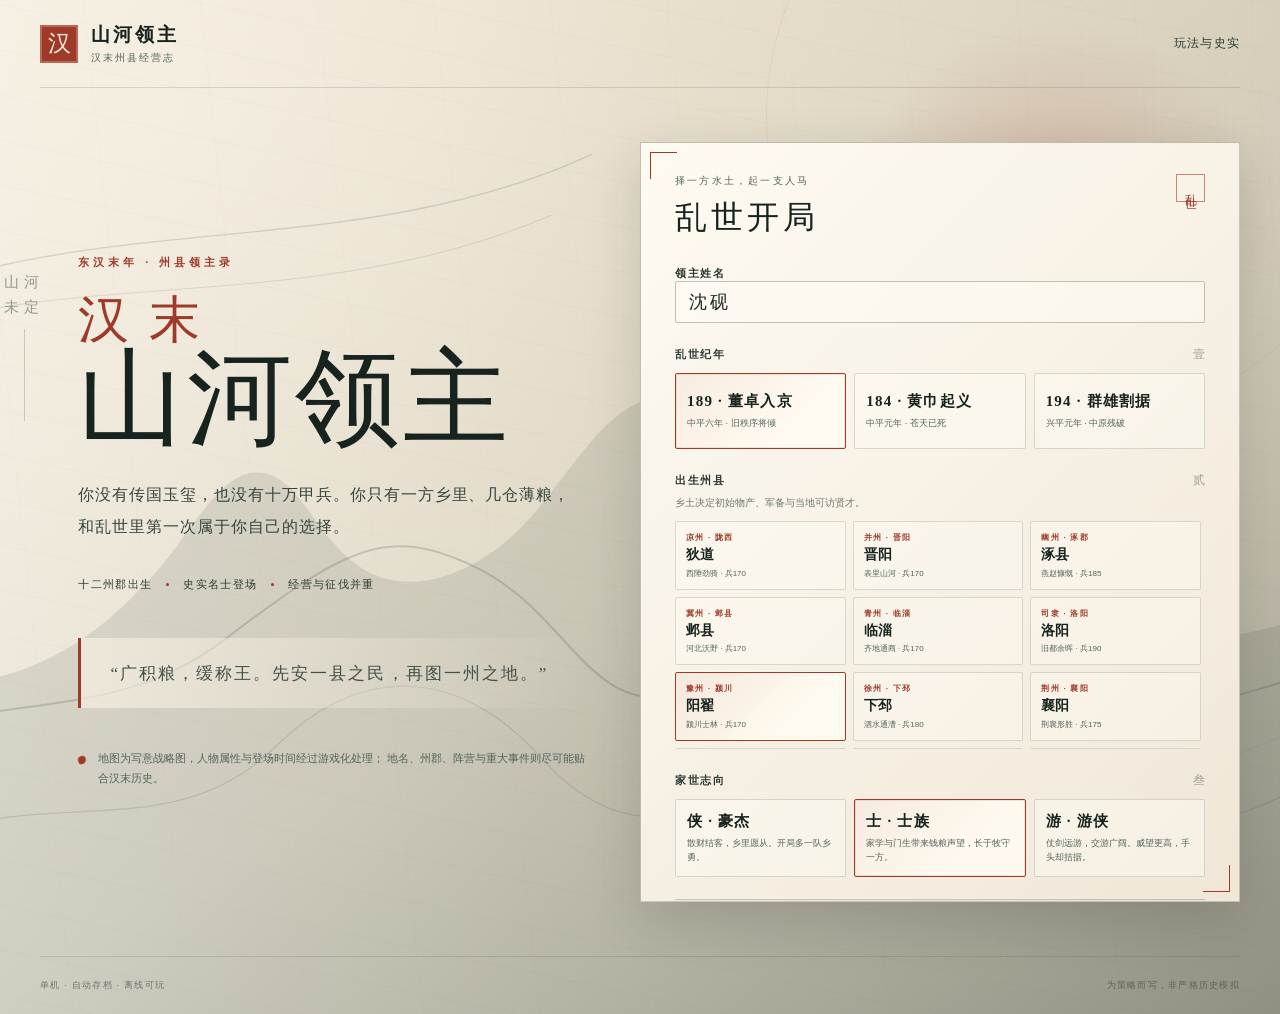
<file: index.html>
<!doctype html>
<html lang="zh-CN">
  <head>
    <meta charset="utf-8" />
    <meta name="viewport" content="width=device-width, initial-scale=1" />
    <meta
      name="description"
      content="《汉末山河领主》是一款以东汉末年州县为舞台的单机策略经营游戏。择地起兵、屯田治民、招贤练兵，逐鹿天下。"
    />
    <meta name="theme-color" content="#17221e" />
    <link
      rel="icon"
      href="data:image/svg+xml,%3Csvg xmlns='http://www.w3.org/2000/svg' viewBox='0 0 64 64'%3E%3Crect width='64' height='64' rx='8' fill='%2317221e'/%3E%3Ctext x='32' y='45' text-anchor='middle' font-size='40' fill='%23a9412e'%3E%E6%B1%89%3C/text%3E%3C/svg%3E"
    />
    <title>汉末 · 山河领主</title>
    <link rel="stylesheet" href="styles.css" />
  </head>
  <body>
    <div id="screen-reader-status" class="sr-only" aria-live="polite"></div>

    <section id="landing-view" class="landing-view">
      <div class="landing-ink" aria-hidden="true">
        <svg viewBox="0 0 1600 1000" preserveAspectRatio="xMidYMid slice">
          <defs>
            <linearGradient id="inkFade" x1="0" x2="1" y1="0" y2="1">
              <stop offset="0" stop-color="#e8dec9" stop-opacity="0" />
              <stop offset="0.55" stop-color="#2f4239" stop-opacity="0.08" />
              <stop offset="1" stop-color="#16201c" stop-opacity="0.36" />
            </linearGradient>
            <radialGradient id="sunWash" cx="50%" cy="50%" r="50%">
              <stop offset="0" stop-color="#a9412e" stop-opacity="0.22" />
              <stop offset="1" stop-color="#a9412e" stop-opacity="0" />
            </radialGradient>
          </defs>
          <circle cx="1210" cy="230" r="210" fill="url(#sunWash)" />
          <path
            d="M20 715 C148 656 204 690 312 576 C355 532 382 468 420 466 C461 463 477 526 522 558 C566 589 624 571 669 533 C724 487 759 398 818 392 C854 388 873 430 904 476 C947 539 1008 559 1060 541 C1122 520 1148 451 1195 459 C1245 468 1250 558 1300 602 C1360 655 1450 617 1585 548 L1600 1000 L0 1000 Z"
            fill="#22332c"
            opacity="0.11"
          />
          <path
            d="M-80 780 C140 662 259 730 390 631 C510 540 550 517 637 559 C731 603 753 716 846 681 C958 638 1002 511 1102 543 C1190 570 1242 714 1377 688 C1473 669 1510 619 1690 677"
            fill="none"
            stroke="#4c5d52"
            stroke-width="2"
            opacity="0.24"
          />
          <path
            d="M54 849 C191 760 330 845 440 737 C536 642 634 670 702 747 C770 823 846 825 935 755 C1026 684 1121 709 1182 770 C1261 849 1396 829 1538 720"
            fill="none"
            stroke="#7d8c7f"
            stroke-width="1.2"
            opacity="0.3"
          />
          <path d="M0 0 H1600 V1000 H0 Z" fill="url(#inkFade)" />
          <g fill="#1e2c26" opacity="0.19">
            <path d="M1110 643 l37 -78 34 79 Z" />
            <path d="M1156 643 l48 -112 45 112 Z" />
            <path d="M1223 643 l31 -65 37 65 Z" />
            <path d="M1274 643 l51 -96 43 96 Z" />
            <path d="M1054 643 l25 -44 31 44 Z" />
          </g>
          <g fill="none" stroke="#7d8b7d" opacity="0.28">
            <path d="M50 300 C270 205 520 260 753 152" stroke-width="1.4" />
            <path d="M15 343 C230 258 470 316 713 212" stroke-width="0.8" />
            <path d="M1030 866 C1185 785 1328 792 1520 682" stroke-width="1.1" />
          </g>
        </svg>
      </div>

      <header class="landing-bar">
        <div class="wordmark" aria-label="汉末山河领主">
          <span class="wordmark-seal">汉</span>
          <span>
            <strong>山河领主</strong>
            <small>汉末州县经营志</small>
          </span>
        </div>
        <div class="landing-bar-actions">
          <button id="continue-button" class="text-button" type="button" data-action="continue-save" hidden>
            续治旧档
          </button>
          <button class="text-button" type="button" data-action="open-guide">
            玩法与史实
          </button>
        </div>
      </header>

      <main class="landing-layout">
        <section class="landing-story" aria-labelledby="game-title">
          <div class="vertical-verse" aria-hidden="true">
            <span>山河</span><span>未定</span>
          </div>
          <p class="eyebrow">东汉末年 · 州县领主录</p>
          <h1 id="game-title">
            <span>汉末</span>
            <span>山河领主</span>
          </h1>
          <p class="landing-lede">
            你没有传国玉玺，也没有十万甲兵。你只有一方乡里、几仓薄粮，
            和乱世里第一次属于你自己的选择。
          </p>
          <div class="feature-line" aria-label="游戏特色">
            <span>十二州郡出生</span>
            <i></i>
            <span>史实名士登场</span>
            <i></i>
            <span>经营与征伐并重</span>
          </div>
          <blockquote>
            “广积粮，缓称王。先安一县之民，再图一州之地。”
          </blockquote>
          <div class="landing-note">
            <span class="brush-dot"></span>
            <p>
              地图为写意战略图，人物属性与登场时间经过游戏化处理；
              地名、州郡、阵营与重大事件则尽可能贴合汉末历史。
            </p>
          </div>
        </section>

        <aside class="creation-sheet" aria-labelledby="creation-title">
          <div class="sheet-topline">
            <div>
              <p class="sheet-kicker">择一方水土，起一支人马</p>
              <h2 id="creation-title">乱世开局</h2>
            </div>
            <span class="sheet-stamp">乱世</span>
          </div>

          <div class="setup-block">
            <label class="field-label" for="ruler-name">领主姓名</label>
            <input
              id="ruler-name"
              class="text-input"
              type="text"
              maxlength="12"
              value="沈砚"
              autocomplete="off"
              spellcheck="false"
            />
          </div>

          <div class="setup-block">
            <div class="setup-heading">
              <span class="field-label">乱世纪年</span>
              <span class="step-number">壹</span>
            </div>
            <div id="era-options" class="era-options" role="radiogroup" aria-label="选择乱世纪年"></div>
          </div>

          <div class="setup-block">
            <div class="setup-heading">
              <span class="field-label">出生州县</span>
              <span class="step-number">贰</span>
            </div>
            <p class="field-help">乡土决定初始物产、军备与当地可访贤才。</p>
            <div id="origin-options" class="origin-options" role="radiogroup" aria-label="选择出生州县"></div>
          </div>

          <div class="setup-block">
            <div class="setup-heading">
              <span class="field-label">家世志向</span>
              <span class="step-number">叁</span>
            </div>
            <div id="background-options" class="background-options" role="radiogroup" aria-label="选择家世志向"></div>
          </div>

          <div id="start-summary" class="start-summary" aria-live="polite"></div>

          <button id="start-button" class="primary-button primary-button-wide" type="button" data-action="start-game">
            <span>立誓起兵</span>
            <small>开启汉末治世录</small>
          </button>
        </aside>
      </main>

      <footer class="landing-footer">
        <span>单机 · 自动存档 · 离线可玩</span>
        <span>为策略而写，非严格历史模拟</span>
      </footer>
    </section>

    <section id="game-view" class="game-view" hidden>
      <header class="game-topbar">
        <div class="topbar-identity">
          <span class="mini-seal">汉</span>
          <div>
            <p id="topbar-ruler" class="topbar-ruler">沈砚</p>
            <p id="topbar-rank" class="topbar-rank">乡帅 · 阳翟</p>
          </div>
        </div>

        <div class="topbar-date">
          <span id="topbar-year">公元189年</span>
          <strong id="topbar-season">春</strong>
          <span id="topbar-month">三月</span>
        </div>

        <div id="resource-strip" class="resource-strip" aria-label="领地资源">
          <div class="resource-item" title="粮食">
            <span class="resource-icon">粮</span>
            <span id="resource-grain">0</span>
          </div>
          <div class="resource-item" title="钱币">
            <span class="resource-icon coin">钱</span>
            <span id="resource-coin">0</span>
          </div>
          <div class="resource-item" title="木材">
            <span class="resource-icon wood">木</span>
            <span id="resource-wood">0</span>
          </div>
          <div class="resource-item" title="铁料">
            <span class="resource-icon iron">铁</span>
            <span id="resource-iron">0</span>
          </div>
          <div class="resource-item" title="威望">
            <span class="resource-icon reputation">望</span>
            <span id="resource-reputation">0</span>
          </div>
        </div>

        <div class="topbar-actions">
          <div class="action-points" title="本月可执行的政令次数">
            <span>政令</span>
            <strong id="action-points-value">3</strong>
            <small>/</small>
            <span id="action-points-max">3</span>
          </div>
          <button class="icon-text-button" type="button" data-action="open-briefing">
            军报
          </button>
          <button class="icon-text-button" type="button" data-action="save-game">
            存档
          </button>
          <button class="icon-text-button" type="button" data-action="open-guide" aria-label="玩法说明">
            说明
          </button>
        </div>
      </header>

      <div class="game-frame">
        <nav class="game-nav" aria-label="主菜单">
          <button class="nav-button active" type="button" data-action="nav-view" data-view="city" aria-current="page">
            <span class="nav-glyph">邑</span>
            <span>城郭</span>
          </button>
          <button class="nav-button" type="button" data-action="nav-view" data-view="world">
            <span class="nav-glyph">图</span>
            <span>天下</span>
          </button>
          <button class="nav-button" type="button" data-action="nav-view" data-view="people">
            <span class="nav-glyph">士</span>
            <span>人物</span>
          </button>
          <button class="nav-button" type="button" data-action="nav-view" data-view="court">
            <span class="nav-glyph">策</span>
            <span>朝政</span>
          </button>
          <button class="nav-button" type="button" data-action="nav-view" data-view="chronicle">
            <span class="nav-glyph">志</span>
            <span>史册</span>
          </button>
          <div class="nav-spacer"></div>
          <button class="nav-button nav-reset" type="button" data-action="open-settings">
            <span class="nav-glyph">设</span>
            <span>设置</span>
          </button>
        </nav>

        <main id="view-host" class="game-main" tabindex="-1"></main>
        <aside id="right-rail" class="right-rail" aria-label="本月奏报"></aside>
      </div>

      <div id="mobile-turnbar" class="mobile-turnbar">
        <button class="mobile-report-button" type="button" data-action="open-briefing">
          本月军报
        </button>
        <button class="mobile-report-button" type="button" data-action="open-settings">
          设置
        </button>
        <button class="mobile-next-turn" type="button" data-action="next-turn">
          结束本月
        </button>
      </div>
    </section>

    <dialog id="game-dialog" class="game-dialog">
      <div class="dialog-frame">
        <button class="dialog-close" type="button" aria-label="关闭对话框">×</button>
        <header class="dialog-heading">
          <p id="dialog-kicker" class="dialog-kicker"></p>
          <h2 id="dialog-title"></h2>
          <p id="dialog-subtitle" class="dialog-subtitle"></p>
        </header>
        <div id="dialog-content" class="dialog-content"></div>
        <footer id="dialog-actions" class="dialog-actions"></footer>
      </div>
    </dialog>

    <div id="toast-region" class="toast-region" aria-live="polite"></div>

    <script src="data.js"></script>
    <script src="game.js"></script>
  </body>
</html>
</file>
<file: styles.css>
:root {
  --ink: #17231f;
  --ink-soft: #2b3a33;
  --ink-faint: #53645b;
  --paper: #e9e0cd;
  --paper-light: #f5efe2;
  --paper-deep: #d8ccb5;
  --paper-shadow: #c9bca5;
  --cinnabar: #9f3928;
  --cinnabar-dark: #73291f;
  --cinnabar-wash: rgba(159, 57, 40, 0.1);
  --jade: #3d6856;
  --jade-dark: #294d3f;
  --jade-wash: rgba(61, 104, 86, 0.11);
  --gold: #a88950;
  --gold-soft: #cfb984;
  --line: rgba(40, 55, 48, 0.2);
  --line-strong: rgba(31, 45, 38, 0.42);
  --danger: #9b3126;
  --success: #3d6b52;
  --warning: #9b692b;
  --shadow: 0 18px 50px rgba(25, 30, 26, 0.16);
  --serif: "Noto Serif SC", "Songti SC", "STSong", "SimSun", serif;
  --display: "STKaiti", "KaiTi", "Kaiti SC", "Noto Serif SC", serif;
  --sans: "Microsoft YaHei", "PingFang SC", "Noto Sans CJK SC", sans-serif;
}

* {
  box-sizing: border-box;
}

html {
  min-width: 320px;
  background: var(--paper);
}

body {
  min-width: 320px;
  min-height: 100vh;
  margin: 0;
  color: var(--ink);
  background:
    radial-gradient(circle at 18% 10%, rgba(255, 252, 243, 0.72), transparent 32%),
    linear-gradient(135deg, rgba(83, 74, 56, 0.04) 25%, transparent 25%) 0 0 / 9px 9px,
    var(--paper);
  font-family: var(--serif);
  -webkit-font-smoothing: antialiased;
}

button,
input,
select {
  font: inherit;
}

button {
  color: inherit;
}

button:focus-visible,
input:focus-visible,
select:focus-visible,
[tabindex]:focus-visible {
  outline: 3px solid rgba(159, 57, 40, 0.42);
  outline-offset: 3px;
}

button:disabled {
  cursor: not-allowed;
  opacity: 0.48;
}

[hidden] {
  display: none !important;
}

.sr-only {
  position: absolute !important;
  width: 1px !important;
  height: 1px !important;
  padding: 0 !important;
  margin: -1px !important;
  overflow: hidden !important;
  clip: rect(0, 0, 0, 0) !important;
  white-space: nowrap !important;
  border: 0 !important;
}

.landing-view {
  position: relative;
  display: flex;
  min-height: 100vh;
  flex-direction: column;
  overflow: hidden;
  background:
    linear-gradient(90deg, rgba(247, 241, 229, 0.92) 0%, rgba(238, 229, 211, 0.76) 48%, rgba(220, 210, 191, 0.62) 100%);
}

.landing-view::before {
  position: absolute;
  inset: 0;
  z-index: 0;
  background-image:
    repeating-linear-gradient(
      12deg,
      transparent 0 18px,
      rgba(40, 51, 44, 0.022) 19px,
      transparent 20px 44px
    ),
    repeating-linear-gradient(
      84deg,
      transparent 0 72px,
      rgba(120, 101, 75, 0.025) 73px,
      transparent 74px 116px
    );
  content: "";
  pointer-events: none;
}

.landing-view::after {
  position: absolute;
  top: -15vw;
  right: -8vw;
  width: 48vw;
  height: 48vw;
  border: 1px solid rgba(159, 57, 40, 0.08);
  border-radius: 50%;
  content: "";
  pointer-events: none;
}

.landing-ink {
  position: absolute;
  inset: 0;
  z-index: 0;
  pointer-events: none;
}

.landing-ink svg {
  width: 100%;
  height: 100%;
}

.landing-bar,
.landing-layout,
.landing-footer {
  position: relative;
  z-index: 2;
  width: min(1520px, calc(100% - 80px));
  margin-inline: auto;
}

.landing-bar {
  display: flex;
  min-height: 88px;
  align-items: center;
  justify-content: space-between;
  border-bottom: 1px solid rgba(34, 49, 42, 0.15);
}

.wordmark {
  display: flex;
  align-items: center;
  gap: 13px;
}

.wordmark-seal,
.mini-seal {
  display: grid;
  place-items: center;
  color: #f6ead8;
  background: var(--cinnabar);
  font-family: var(--display);
  box-shadow: inset 0 0 0 2px rgba(255, 238, 215, 0.26);
}

.wordmark-seal {
  width: 38px;
  height: 38px;
  font-size: 23px;
  line-height: 1;
}

.wordmark strong,
.wordmark small {
  display: block;
}

.wordmark strong {
  font-family: var(--display);
  font-size: 19px;
  font-weight: 600;
  letter-spacing: 0.16em;
}

.wordmark small {
  margin-top: 3px;
  color: var(--ink-faint);
  font-family: var(--sans);
  font-size: 10px;
  letter-spacing: 0.2em;
}

.landing-bar-actions {
  display: flex;
  align-items: center;
  gap: 26px;
}

.text-button {
  padding: 8px 0;
  border: 0;
  border-bottom: 1px solid transparent;
  color: var(--ink-soft);
  background: transparent;
  cursor: pointer;
  font-family: var(--sans);
  font-size: 12px;
  letter-spacing: 0.1em;
}

.text-button:hover {
  border-bottom-color: var(--cinnabar);
  color: var(--cinnabar-dark);
}

.landing-layout {
  display: grid;
  flex: 1;
  grid-template-columns: minmax(0, 1fr) minmax(520px, 650px);
  gap: clamp(52px, 8vw, 130px);
  align-items: center;
  padding-block: clamp(42px, 6vh, 80px);
}

.landing-story {
  position: relative;
  max-width: 800px;
  padding-left: clamp(10px, 3vw, 46px);
  animation: rise-in 700ms ease both;
}

.vertical-verse {
  position: absolute;
  top: 18px;
  left: -36px;
  display: flex;
  flex-direction: column;
  align-items: center;
  gap: 6px;
  color: rgba(44, 57, 49, 0.46);
  font-family: var(--display);
  font-size: 15px;
  letter-spacing: 0.34em;
}

.vertical-verse::after {
  width: 1px;
  height: 92px;
  margin-top: 6px;
  background: rgba(44, 57, 49, 0.2);
  content: "";
}

.eyebrow {
  margin: 0;
  color: var(--cinnabar);
  font-family: var(--sans);
  font-size: 11px;
  font-weight: 600;
  letter-spacing: 0.36em;
  text-transform: uppercase;
}

.landing-story h1 {
  display: flex;
  margin: 26px 0 30px;
  flex-direction: column;
  font-family: var(--display);
  font-weight: 500;
  line-height: 0.95;
  letter-spacing: 0.1em;
}

.landing-story h1 span:first-child {
  color: var(--cinnabar);
  font-size: clamp(38px, 4vw, 58px);
  letter-spacing: 0.38em;
}

.landing-story h1 span:last-child {
  margin-top: 4px;
  color: var(--ink);
  font-size: clamp(68px, 8.2vw, 122px);
  letter-spacing: 0.03em;
  white-space: nowrap;
}

.landing-lede {
  max-width: 640px;
  margin: 0;
  color: #35453d;
  font-family: var(--serif);
  font-size: clamp(16px, 1.25vw, 20px);
  line-height: 2;
  letter-spacing: 0.06em;
}

.feature-line {
  display: flex;
  margin-top: 34px;
  align-items: center;
  gap: 14px;
  color: var(--ink-soft);
  font-family: var(--sans);
  font-size: 11px;
  letter-spacing: 0.12em;
}

.feature-line i {
  width: 3px;
  height: 3px;
  border-radius: 50%;
  background: var(--cinnabar);
}

.landing-story blockquote {
  max-width: 620px;
  margin: 46px 0 0;
  padding: 21px 26px 20px 29px;
  border-left: 3px solid var(--cinnabar);
  color: #445149;
  background: linear-gradient(90deg, rgba(247, 240, 226, 0.7), transparent);
  font-family: var(--display);
  font-size: 17px;
  line-height: 1.75;
  letter-spacing: 0.12em;
}

.landing-note {
  display: flex;
  max-width: 590px;
  margin-top: 41px;
  align-items: flex-start;
  gap: 12px;
  color: var(--ink-faint);
}

.landing-note p {
  margin: 0;
  font-family: var(--sans);
  font-size: 11px;
  line-height: 1.8;
}

.brush-dot {
  width: 8px;
  height: 8px;
  flex: 0 0 auto;
  margin-top: 7px;
  border-radius: 50% 44% 52% 36%;
  background: var(--cinnabar);
  transform: rotate(-18deg);
}

.creation-sheet {
  position: relative;
  max-height: min(810px, calc(100vh - 140px));
  padding: 31px 34px 32px;
  overflow: auto;
  border: 1px solid rgba(55, 64, 52, 0.28);
  background:
    linear-gradient(135deg, rgba(255, 252, 244, 0.88), rgba(239, 230, 214, 0.89)),
    var(--paper-light);
  box-shadow: var(--shadow);
  animation: rise-in 780ms 90ms ease both;
  scrollbar-color: rgba(75, 85, 72, 0.32) transparent;
  scrollbar-width: thin;
}

.creation-sheet::before,
.creation-sheet::after {
  position: absolute;
  width: 26px;
  height: 26px;
  border-color: var(--cinnabar);
  border-style: solid;
  content: "";
  pointer-events: none;
}

.creation-sheet::before {
  top: 9px;
  left: 9px;
  border-width: 1px 0 0 1px;
}

.creation-sheet::after {
  right: 9px;
  bottom: 9px;
  border-width: 0 1px 1px 0;
}

.sheet-topline {
  display: flex;
  align-items: flex-start;
  justify-content: space-between;
  gap: 20px;
}

.sheet-kicker {
  margin: 0 0 8px;
  color: var(--ink-faint);
  font-family: var(--sans);
  font-size: 10px;
  letter-spacing: 0.22em;
}

.sheet-topline h2 {
  margin: 0;
  font-family: var(--display);
  font-size: 32px;
  font-weight: 500;
  letter-spacing: 0.12em;
}

.sheet-stamp {
  display: inline-flex;
  padding: 9px 5px;
  align-items: center;
  color: var(--cinnabar);
  border: 1px solid rgba(159, 57, 40, 0.58);
  font-family: var(--display);
  font-size: 12px;
  letter-spacing: 0.32em;
  writing-mode: vertical-rl;
}

.setup-block {
  margin-top: 23px;
}

.setup-heading {
  display: flex;
  margin-bottom: 10px;
  align-items: center;
  justify-content: space-between;
}

.field-label {
  color: var(--ink-soft);
  font-family: var(--sans);
  font-size: 11px;
  font-weight: 600;
  letter-spacing: 0.14em;
}

.step-number {
  color: rgba(95, 106, 96, 0.58);
  font-family: var(--display);
  font-size: 12px;
}

.field-help {
  margin: -4px 0 10px;
  color: #6d786f;
  font-family: var(--sans);
  font-size: 10px;
  line-height: 1.6;
}

.text-input {
  width: 100%;
  height: 42px;
  padding: 0 13px;
  border: 1px solid rgba(46, 61, 53, 0.3);
  border-radius: 2px;
  color: var(--ink);
  background: rgba(255, 252, 243, 0.56);
  font-family: var(--display);
  font-size: 18px;
  letter-spacing: 0.15em;
}

.text-input:focus {
  border-color: var(--cinnabar);
  box-shadow: 0 0 0 3px rgba(159, 57, 40, 0.09);
}

.era-options,
.background-options {
  display: grid;
  grid-template-columns: repeat(3, minmax(0, 1fr));
  gap: 8px;
}

.era-option,
.background-option {
  min-height: 76px;
  padding: 12px 11px;
  border: 1px solid rgba(52, 68, 59, 0.18);
  border-radius: 2px;
  color: var(--ink);
  background: rgba(255, 252, 244, 0.43);
  text-align: left;
  cursor: pointer;
  transition:
    border-color 160ms ease,
    background 160ms ease,
    transform 160ms ease;
}

.era-option:hover,
.background-option:hover {
  border-color: rgba(159, 57, 40, 0.42);
  background: rgba(255, 252, 244, 0.76);
  transform: translateY(-1px);
}

.era-option.selected,
.background-option.selected {
  border-color: var(--cinnabar);
  background:
    linear-gradient(135deg, rgba(159, 57, 40, 0.08), transparent 70%),
    rgba(255, 251, 241, 0.9);
  box-shadow: inset 0 0 0 1px rgba(159, 57, 40, 0.12);
}

.era-option strong,
.background-option strong {
  display: block;
  margin-bottom: 6px;
  font-family: var(--display);
  font-size: 15px;
  font-weight: 600;
  letter-spacing: 0.08em;
}

.era-option span,
.background-option span {
  display: block;
  color: var(--ink-faint);
  font-family: var(--sans);
  font-size: 9px;
  line-height: 1.5;
}

.origin-options {
  display: grid;
  max-height: 228px;
  padding-right: 4px;
  overflow-y: auto;
  grid-template-columns: repeat(3, minmax(0, 1fr));
  gap: 7px;
  scrollbar-color: rgba(75, 85, 72, 0.3) transparent;
  scrollbar-width: thin;
}

.origin-option {
  min-height: 68px;
  padding: 10px 10px 9px;
  border: 1px solid rgba(52, 68, 59, 0.17);
  border-radius: 2px;
  color: var(--ink);
  background: rgba(255, 252, 244, 0.37);
  text-align: left;
  cursor: pointer;
  transition:
    border-color 160ms ease,
    background 160ms ease;
}

.origin-option:hover {
  border-color: rgba(159, 57, 40, 0.38);
  background: rgba(255, 252, 244, 0.75);
}

.origin-option.selected {
  border-color: var(--cinnabar);
  background:
    linear-gradient(135deg, rgba(159, 57, 40, 0.1), transparent 72%),
    rgba(255, 251, 241, 0.94);
}

.origin-option .origin-zhou {
  display: block;
  margin-bottom: 4px;
  color: var(--cinnabar);
  font-family: var(--sans);
  font-size: 8px;
  font-weight: 600;
  letter-spacing: 0.16em;
}

.origin-option strong {
  display: block;
  overflow: hidden;
  font-family: var(--display);
  font-size: 14px;
  font-weight: 600;
  line-height: 1.2;
  text-overflow: ellipsis;
  white-space: nowrap;
}

.origin-option small {
  display: block;
  margin-top: 5px;
  overflow: hidden;
  color: var(--ink-faint);
  font-family: var(--sans);
  font-size: 8px;
  line-height: 1.35;
  text-overflow: ellipsis;
  white-space: nowrap;
}

.start-summary {
  display: grid;
  margin-top: 22px;
  padding: 13px 14px;
  grid-template-columns: 1fr auto;
  gap: 5px 16px;
  border-top: 1px solid rgba(50, 65, 57, 0.2);
  border-bottom: 1px solid rgba(50, 65, 57, 0.2);
  background: rgba(61, 104, 86, 0.045);
  font-family: var(--sans);
}

.start-summary strong {
  font-family: var(--display);
  font-size: 15px;
  font-weight: 600;
  letter-spacing: 0.06em;
}

.start-summary span,
.start-summary p {
  color: var(--ink-faint);
  font-size: 10px;
  line-height: 1.55;
}

.start-summary p {
  grid-column: 1 / -1;
  margin: 2px 0 0;
}

.primary-button,
.secondary-button,
.ghost-button,
.danger-button {
  display: inline-flex;
  min-height: 38px;
  padding: 8px 16px;
  align-items: center;
  justify-content: center;
  gap: 8px;
  border-radius: 2px;
  cursor: pointer;
  font-family: var(--sans);
  font-size: 11px;
  font-weight: 600;
  letter-spacing: 0.1em;
  transition:
    transform 160ms ease,
    box-shadow 160ms ease,
    background 160ms ease;
}

.primary-button {
  border: 1px solid var(--cinnabar);
  color: #fff8eb;
  background: var(--cinnabar);
  box-shadow: 0 8px 20px rgba(115, 41, 31, 0.17);
}

.primary-button:hover:not(:disabled) {
  background: var(--cinnabar-dark);
  box-shadow: 0 10px 24px rgba(115, 41, 31, 0.24);
  transform: translateY(-1px);
}

.secondary-button {
  border: 1px solid rgba(37, 54, 46, 0.42);
  color: var(--ink);
  background: rgba(255, 252, 244, 0.4);
}

.secondary-button:hover:not(:disabled) {
  border-color: var(--jade);
  background: var(--jade-wash);
}

.ghost-button {
  border: 1px solid transparent;
  color: var(--ink-soft);
  background: transparent;
}

.ghost-button:hover:not(:disabled) {
  border-color: var(--line);
  background: rgba(255, 251, 242, 0.42);
}

.danger-button {
  border: 1px solid rgba(155, 49, 38, 0.48);
  color: var(--danger);
  background: transparent;
}

.danger-button:hover:not(:disabled) {
  color: #fff8eb;
  background: var(--danger);
}

.primary-button-wide {
  width: 100%;
  min-height: 54px;
  margin-top: 18px;
  flex-direction: column;
  gap: 1px;
}

.primary-button-wide span {
  font-family: var(--display);
  font-size: 17px;
  font-weight: 600;
  letter-spacing: 0.18em;
}

.primary-button-wide small {
  color: rgba(255, 248, 235, 0.68);
  font-size: 8px;
  font-weight: 400;
  letter-spacing: 0.15em;
}

.landing-footer {
  display: flex;
  min-height: 58px;
  align-items: center;
  justify-content: space-between;
  border-top: 1px solid rgba(34, 49, 42, 0.13);
  color: rgba(55, 70, 61, 0.64);
  font-family: var(--sans);
  font-size: 9px;
  letter-spacing: 0.14em;
}

/* In-game shell */
.game-view {
  height: 100vh;
  overflow: hidden;
  background: var(--paper);
}

.game-topbar {
  position: relative;
  z-index: 30;
  display: flex;
  height: 78px;
  padding: 0 20px;
  align-items: center;
  gap: 22px;
  border-bottom: 1px solid rgba(233, 221, 199, 0.17);
  color: #e8dfcc;
  background:
    linear-gradient(90deg, rgba(255, 255, 255, 0.03), transparent 40%),
    var(--ink);
  box-shadow: 0 4px 18px rgba(17, 26, 22, 0.22);
}

.game-topbar::after {
  position: absolute;
  right: 0;
  bottom: -1px;
  left: 0;
  height: 1px;
  background: linear-gradient(90deg, var(--cinnabar), transparent 25%, transparent 75%, var(--gold));
  content: "";
  opacity: 0.56;
}

.topbar-identity {
  display: flex;
  min-width: 163px;
  align-items: center;
  gap: 11px;
}

.mini-seal {
  width: 34px;
  height: 34px;
  font-size: 20px;
}

.topbar-ruler {
  max-width: 150px;
  margin: 0;
  overflow: hidden;
  font-family: var(--display);
  font-size: 16px;
  font-weight: 600;
  letter-spacing: 0.1em;
  text-overflow: ellipsis;
  white-space: nowrap;
}

.topbar-rank {
  margin: 4px 0 0;
  color: rgba(232, 223, 204, 0.61);
  font-family: var(--sans);
  font-size: 9px;
  letter-spacing: 0.08em;
}

.topbar-date {
  display: flex;
  min-width: 150px;
  padding-left: 20px;
  align-items: baseline;
  gap: 7px;
  border-left: 1px solid rgba(233, 221, 199, 0.16);
  font-family: var(--sans);
}

.topbar-date span {
  color: rgba(232, 223, 204, 0.68);
  font-size: 9px;
}

.topbar-date strong {
  color: var(--gold-soft);
  font-family: var(--display);
  font-size: 22px;
  font-weight: 400;
}

.resource-strip {
  display: flex;
  min-width: 0;
  flex: 1;
  justify-content: center;
  gap: clamp(9px, 1.4vw, 22px);
}

.resource-item {
  display: flex;
  min-width: 66px;
  align-items: center;
  gap: 7px;
  font-family: var(--sans);
  font-size: 13px;
  font-variant-numeric: tabular-nums;
}

.resource-icon {
  display: grid;
  width: 22px;
  height: 22px;
  place-items: center;
  border: 1px solid rgba(211, 191, 151, 0.38);
  border-radius: 50%;
  color: var(--gold-soft);
  font-family: var(--display);
  font-size: 10px;
}

.resource-icon.coin {
  color: #e1c477;
}

.resource-icon.wood {
  color: #a7c0a3;
}

.resource-icon.iron {
  color: #bac3c7;
}

.resource-icon.reputation {
  color: #dfa595;
}

.topbar-actions {
  display: flex;
  align-items: center;
  gap: 8px;
}

.action-points {
  display: flex;
  height: 34px;
  padding: 0 10px;
  align-items: center;
  gap: 4px;
  border: 1px solid rgba(207, 185, 132, 0.27);
  color: rgba(232, 223, 204, 0.7);
  font-family: var(--sans);
  font-size: 9px;
  white-space: nowrap;
}

.action-points strong {
  color: var(--gold-soft);
  font-family: var(--display);
  font-size: 17px;
  font-weight: 500;
}

.action-points small {
  color: rgba(232, 223, 204, 0.42);
}

.icon-text-button {
  height: 34px;
  padding: 0 10px;
  border: 1px solid rgba(232, 223, 204, 0.17);
  color: rgba(239, 232, 218, 0.76);
  background: rgba(255, 255, 255, 0.025);
  cursor: pointer;
  font-family: var(--sans);
  font-size: 9px;
  letter-spacing: 0.08em;
}

.icon-text-button:hover {
  border-color: rgba(207, 185, 132, 0.48);
  color: #fff6e6;
  background: rgba(255, 255, 255, 0.05);
}

.game-frame {
  display: grid;
  height: calc(100vh - 78px);
  grid-template-columns: 92px minmax(0, 1fr) 320px;
}

.game-nav {
  display: flex;
  padding: 14px 8px;
  flex-direction: column;
  gap: 6px;
  border-right: 1px solid rgba(30, 44, 37, 0.26);
  background:
    linear-gradient(180deg, rgba(255, 255, 255, 0.035), transparent 24%),
    #24332c;
}

.nav-button {
  display: flex;
  min-height: 62px;
  padding: 7px 4px;
  flex-direction: column;
  align-items: center;
  justify-content: center;
  gap: 4px;
  border: 1px solid transparent;
  border-radius: 2px;
  color: rgba(233, 225, 207, 0.6);
  background: transparent;
  cursor: pointer;
  font-family: var(--sans);
  font-size: 9px;
  letter-spacing: 0.12em;
  transition:
    color 160ms ease,
    border-color 160ms ease,
    background 160ms ease;
}

.nav-button:hover {
  color: #f4ead8;
  background: rgba(255, 255, 255, 0.035);
}

.nav-button.active {
  border-color: rgba(207, 185, 132, 0.29);
  color: #f4ead8;
  background:
    linear-gradient(90deg, rgba(159, 57, 40, 0.3), transparent),
    rgba(255, 255, 255, 0.035);
}

.nav-glyph {
  color: var(--gold-soft);
  font-family: var(--display);
  font-size: 23px;
  line-height: 1;
}

.nav-button.active .nav-glyph {
  color: #e8c7a3;
}

.nav-spacer {
  flex: 1;
}

.nav-reset {
  min-height: 54px;
}

.game-main {
  position: relative;
  min-width: 0;
  padding: 27px 29px 52px;
  overflow-y: auto;
  background:
    radial-gradient(circle at 80% 0%, rgba(255, 251, 240, 0.67), transparent 26%),
    linear-gradient(rgba(88, 75, 55, 0.025) 1px, transparent 1px) 0 0 / 100% 34px,
    var(--paper);
  scrollbar-color: rgba(55, 68, 59, 0.3) transparent;
  scrollbar-width: thin;
}

.right-rail {
  padding: 20px 16px 28px;
  overflow-y: auto;
  border-left: 1px solid rgba(41, 56, 48, 0.2);
  background:
    linear-gradient(180deg, rgba(255, 252, 244, 0.35), transparent 30%),
    #ddd2bd;
  scrollbar-color: rgba(55, 68, 59, 0.3) transparent;
  scrollbar-width: thin;
}

.view-heading {
  display: flex;
  margin-bottom: 22px;
  align-items: flex-end;
  justify-content: space-between;
  gap: 24px;
}

.view-heading-copy {
  min-width: 0;
}

.view-kicker {
  margin: 0 0 7px;
  color: var(--cinnabar);
  font-family: var(--sans);
  font-size: 9px;
  font-weight: 600;
  letter-spacing: 0.25em;
}

.view-heading h1 {
  margin: 0;
  font-family: var(--display);
  font-size: clamp(28px, 3vw, 40px);
  font-weight: 500;
  letter-spacing: 0.09em;
}

.view-heading p.view-description {
  max-width: 680px;
  margin: 9px 0 0;
  color: var(--ink-faint);
  font-family: var(--sans);
  font-size: 11px;
  line-height: 1.7;
}

.view-heading-actions {
  display: flex;
  flex: 0 0 auto;
  flex-wrap: wrap;
  justify-content: flex-end;
  gap: 8px;
}

.section-card {
  position: relative;
  border: 1px solid var(--line);
  background:
    linear-gradient(135deg, rgba(255, 252, 245, 0.58), rgba(240, 232, 216, 0.36)),
    rgba(246, 240, 227, 0.36);
  box-shadow: 0 6px 22px rgba(38, 46, 38, 0.045);
}

.section-title-row {
  display: flex;
  margin-bottom: 15px;
  align-items: flex-end;
  justify-content: space-between;
  gap: 16px;
}

.section-title-row h2,
.section-title-row h3 {
  margin: 0;
  font-family: var(--display);
  font-weight: 600;
  letter-spacing: 0.08em;
}

.section-title-row h2 {
  font-size: 23px;
}

.section-title-row h3 {
  font-size: 18px;
}

.section-title-row p {
  margin: 5px 0 0;
  color: var(--ink-faint);
  font-family: var(--sans);
  font-size: 10px;
  line-height: 1.6;
}

.mini-label {
  color: var(--ink-faint);
  font-family: var(--sans);
  font-size: 8px;
  letter-spacing: 0.15em;
}

.badge {
  display: inline-flex;
  min-height: 23px;
  padding: 4px 8px;
  align-items: center;
  border: 1px solid rgba(55, 75, 64, 0.22);
  color: var(--ink-soft);
  background: rgba(255, 252, 244, 0.34);
  font-family: var(--sans);
  font-size: 8px;
  line-height: 1.2;
  letter-spacing: 0.08em;
}

.badge.red {
  border-color: rgba(159, 57, 40, 0.31);
  color: var(--cinnabar);
  background: var(--cinnabar-wash);
}

.badge.green {
  border-color: rgba(61, 104, 86, 0.3);
  color: var(--jade-dark);
  background: var(--jade-wash);
}

.badge.gold {
  border-color: rgba(168, 137, 80, 0.34);
  color: #785d2f;
  background: rgba(168, 137, 80, 0.1);
}

/* City view */
.city-hero {
  display: grid;
  overflow: hidden;
  grid-template-columns: minmax(300px, 0.85fr) minmax(320px, 1.15fr);
  border: 1px solid rgba(37, 53, 45, 0.28);
  background: #dfd4bf;
  box-shadow: 0 12px 34px rgba(39, 45, 36, 0.1);
}

.city-visual {
  position: relative;
  display: flex;
  min-height: 300px;
  padding: 28px;
  flex-direction: column;
  justify-content: space-between;
  overflow: hidden;
  color: #f3e8d5;
  background:
    linear-gradient(180deg, rgba(20, 31, 26, 0.06), rgba(19, 30, 25, 0.84)),
    #394f44;
}

.city-visual::before {
  position: absolute;
  inset: 0;
  background:
    radial-gradient(circle at 72% 17%, rgba(212, 177, 118, 0.36), transparent 18%),
    repeating-linear-gradient(105deg, transparent 0 21px, rgba(255, 255, 255, 0.025) 22px 23px);
  content: "";
}

.city-visual > * {
  position: relative;
  z-index: 2;
}

.city-landscape {
  position: absolute;
  inset: 0;
  z-index: 1 !important;
  width: 100%;
  height: 100%;
  opacity: 0.84;
}

.city-visual-top {
  display: flex;
  align-items: flex-start;
  justify-content: space-between;
  gap: 18px;
}

.city-visual-kicker {
  margin: 0;
  color: rgba(247, 236, 217, 0.65);
  font-family: var(--sans);
  font-size: 9px;
  letter-spacing: 0.16em;
}

.city-visual h2 {
  margin: 9px 0 0;
  font-family: var(--display);
  font-size: 34px;
  font-weight: 500;
  letter-spacing: 0.08em;
  text-shadow: 0 3px 13px rgba(0, 0, 0, 0.25);
}

.territory-seal {
  display: grid;
  width: 44px;
  height: 44px;
  flex: 0 0 auto;
  place-items: center;
  border: 1px solid rgba(255, 236, 208, 0.64);
  color: #fbdfc2;
  font-family: var(--display);
  font-size: 16px;
  letter-spacing: 0.08em;
}

.city-visual-bottom {
  display: flex;
  align-items: flex-end;
  justify-content: space-between;
  gap: 18px;
}

.city-trait {
  max-width: 330px;
}

.city-trait strong {
  display: block;
  margin-bottom: 5px;
  color: #f6d7ac;
  font-family: var(--display);
  font-size: 15px;
  letter-spacing: 0.08em;
}

.city-trait p {
  margin: 0;
  color: rgba(245, 235, 218, 0.7);
  font-family: var(--sans);
  font-size: 9px;
  line-height: 1.65;
}

.controlled-region-list {
  display: flex;
  flex-wrap: wrap;
  justify-content: flex-end;
  gap: 4px;
}

.region-token {
  display: inline-flex;
  padding: 4px 6px;
  align-items: center;
  border: 1px solid rgba(245, 234, 211, 0.2);
  color: rgba(245, 234, 211, 0.85);
  background: rgba(24, 36, 30, 0.28);
  font-family: var(--sans);
  font-size: 8px;
}

.city-status {
  padding: 24px 25px 22px;
}

.ruler-brief {
  display: flex;
  align-items: center;
  gap: 13px;
}

.ruler-avatar,
.officer-avatar {
  display: grid;
  flex: 0 0 auto;
  place-items: center;
  color: #f3e9d8;
  background:
    linear-gradient(135deg, rgba(255, 255, 255, 0.1), transparent),
    var(--jade-dark);
  font-family: var(--display);
}

.ruler-avatar {
  width: 50px;
  height: 50px;
  border: 1px solid rgba(40, 57, 48, 0.36);
  font-size: 25px;
}

.ruler-brief h3 {
  margin: 0;
  font-family: var(--display);
  font-size: 20px;
  font-weight: 600;
  letter-spacing: 0.09em;
}

.ruler-brief p {
  margin: 4px 0 0;
  color: var(--ink-faint);
  font-family: var(--sans);
  font-size: 9px;
}

.ruler-trait-note {
  margin-left: auto;
  color: var(--cinnabar);
  font-family: var(--display);
  font-size: 11px;
}

.stat-grid {
  display: grid;
  margin-top: 22px;
  grid-template-columns: repeat(4, minmax(0, 1fr));
  gap: 1px;
  border: 1px solid rgba(44, 60, 51, 0.14);
  background: rgba(44, 60, 51, 0.14);
}

.stat-cell {
  min-width: 0;
  padding: 14px 11px 12px;
  background: rgba(248, 243, 231, 0.68);
}

.stat-cell span {
  display: block;
  color: var(--ink-faint);
  font-family: var(--sans);
  font-size: 8px;
  letter-spacing: 0.08em;
}

.stat-cell strong {
  display: block;
  margin-top: 7px;
  overflow: hidden;
  font-family: var(--display);
  font-size: 21px;
  font-weight: 600;
  font-variant-numeric: tabular-nums;
  line-height: 1;
  text-overflow: ellipsis;
  white-space: nowrap;
}

.stat-cell small {
  display: block;
  margin-top: 5px;
  color: var(--ink-faint);
  font-family: var(--sans);
  font-size: 7px;
}

.meter-group {
  display: grid;
  margin-top: 19px;
  grid-template-columns: 1fr 1fr;
  gap: 17px;
}

.meter-label {
  display: flex;
  margin-bottom: 7px;
  align-items: baseline;
  justify-content: space-between;
  gap: 8px;
  color: var(--ink-faint);
  font-family: var(--sans);
  font-size: 8px;
}

.meter-label strong {
  color: var(--ink-soft);
  font-family: var(--serif);
  font-size: 12px;
  font-weight: 600;
}

.meter {
  height: 5px;
  overflow: hidden;
  background: rgba(43, 61, 51, 0.1);
}

.meter-fill {
  height: 100%;
  background: var(--jade);
  transition: width 400ms ease;
}

.meter-fill.order {
  background: var(--gold);
}

.resource-flow {
  display: flex;
  margin-top: 20px;
  padding-top: 16px;
  flex-wrap: wrap;
  gap: 8px 18px;
  border-top: 1px solid rgba(49, 64, 55, 0.16);
}

.flow-item {
  display: flex;
  align-items: center;
  gap: 5px;
  color: var(--ink-faint);
  font-family: var(--sans);
  font-size: 9px;
}

.flow-item strong {
  color: var(--jade-dark);
  font-family: var(--serif);
  font-size: 11px;
}

.flow-item.negative strong {
  color: var(--danger);
}

.content-section {
  margin-top: 25px;
}

.building-grid {
  display: grid;
  grid-template-columns: repeat(3, minmax(0, 1fr));
  gap: 10px;
}

.building-card {
  position: relative;
  display: flex;
  min-height: 144px;
  padding: 16px;
  flex-direction: column;
  align-items: flex-start;
  overflow: hidden;
  border: 1px solid rgba(40, 57, 48, 0.2);
  color: var(--ink);
  background:
    linear-gradient(140deg, rgba(255, 252, 244, 0.7), rgba(235, 225, 207, 0.36)),
    var(--paper-light);
  text-align: left;
  cursor: pointer;
  transition:
    border-color 160ms ease,
    transform 160ms ease,
    box-shadow 160ms ease;
}

.building-card:hover {
  border-color: rgba(159, 57, 40, 0.42);
  box-shadow: 0 7px 19px rgba(36, 47, 39, 0.07);
  transform: translateY(-2px);
}

.building-card::after {
  position: absolute;
  right: -24px;
  bottom: -32px;
  width: 100px;
  height: 100px;
  border: 1px solid rgba(63, 87, 74, 0.1);
  border-radius: 50%;
  content: "";
}

.building-card.empty {
  border-style: dashed;
  background: rgba(255, 251, 241, 0.2);
}

.building-card.locked {
  align-items: center;
  justify-content: center;
  border-style: dashed;
  color: var(--ink-faint);
  background: rgba(78, 83, 70, 0.03);
  text-align: center;
  cursor: default;
}

.building-card.locked:hover {
  border-color: rgba(40, 57, 48, 0.2);
  box-shadow: none;
  transform: none;
}

.building-glyph {
  display: grid;
  width: 32px;
  height: 32px;
  margin-bottom: 11px;
  place-items: center;
  border: 1px solid rgba(50, 77, 62, 0.21);
  color: var(--jade-dark);
  background: rgba(61, 104, 86, 0.06);
  font-family: var(--display);
  font-size: 17px;
}

.building-name {
  display: flex;
  align-items: center;
  gap: 8px;
  font-family: var(--display);
  font-size: 16px;
  font-weight: 600;
  letter-spacing: 0.06em;
}

.level-pips {
  display: inline-flex;
  gap: 3px;
}

.level-pips i {
  width: 4px;
  height: 4px;
  border-radius: 50%;
  background: rgba(39, 59, 47, 0.15);
}

.level-pips i.filled {
  background: var(--cinnabar);
}

.building-effect {
  margin: 7px 0 0;
  color: var(--ink-faint);
  font-family: var(--sans);
  font-size: 9px;
  line-height: 1.55;
}

.building-foot {
  display: flex;
  width: 100%;
  margin-top: auto;
  padding-top: 12px;
  align-items: center;
  justify-content: space-between;
  gap: 8px;
  color: var(--ink-faint);
  font-family: var(--sans);
  font-size: 8px;
}

.building-foot strong {
  color: var(--cinnabar);
  font-weight: 600;
}

.construction-banner {
  display: flex;
  margin-bottom: 12px;
  padding: 12px 14px;
  align-items: center;
  gap: 12px;
  border: 1px solid rgba(168, 137, 80, 0.28);
  color: var(--ink-soft);
  background: rgba(168, 137, 80, 0.075);
  font-family: var(--sans);
  font-size: 9px;
}

.construction-banner strong {
  font-family: var(--display);
  font-size: 12px;
}

.construction-banner span {
  margin-left: auto;
  color: var(--warning);
}

.projection-grid {
  display: grid;
  grid-template-columns: repeat(4, minmax(0, 1fr));
  gap: 8px;
}

.projection-item {
  padding: 12px;
  border-top: 1px solid var(--line);
  background: rgba(255, 251, 242, 0.24);
}

.projection-item span {
  display: block;
  color: var(--ink-faint);
  font-family: var(--sans);
  font-size: 8px;
}

.projection-item strong {
  display: block;
  margin-top: 5px;
  font-family: var(--display);
  font-size: 17px;
  font-weight: 600;
}

/* World view */
.world-layout {
  display: grid;
  grid-template-columns: minmax(0, 1fr);
  gap: 14px;
}

.map-shell {
  position: relative;
  overflow: hidden;
  border: 1px solid rgba(42, 58, 49, 0.3);
  background: #dad0ba;
  box-shadow: 0 12px 35px rgba(42, 50, 41, 0.09);
}

.map-toolbar {
  display: flex;
  min-height: 47px;
  padding: 10px 14px;
  align-items: center;
  justify-content: space-between;
  gap: 14px;
  border-bottom: 1px solid rgba(47, 64, 54, 0.18);
  background: rgba(248, 242, 230, 0.66);
}

.map-toolbar strong {
  font-family: var(--display);
  font-size: 17px;
  letter-spacing: 0.08em;
}

.map-legend {
  display: flex;
  flex-wrap: wrap;
  gap: 13px;
  color: var(--ink-faint);
  font-family: var(--sans);
  font-size: 8px;
}

.map-legend span {
  display: flex;
  align-items: center;
  gap: 5px;
}

.legend-dot {
  width: 7px;
  height: 7px;
  border-radius: 50%;
  background: #8c8c78;
}

.legend-dot.player {
  background: var(--jade);
}

.legend-dot.neighbor {
  background: var(--cinnabar);
}

.map-scroll {
  overflow-x: auto;
  scrollbar-color: rgba(62, 77, 66, 0.28) transparent;
  scrollbar-width: thin;
}

.map-canvas {
  position: relative;
  min-width: 720px;
  aspect-ratio: 1.95 / 1;
  overflow: hidden;
  background:
    radial-gradient(ellipse at 45% 60%, rgba(255, 251, 242, 0.48), transparent 46%),
    repeating-linear-gradient(0deg, transparent 0 39px, rgba(56, 78, 64, 0.035) 40px),
    repeating-linear-gradient(90deg, transparent 0 62px, rgba(56, 78, 64, 0.03) 63px),
    #ddd2bc;
}

.map-canvas::before {
  position: absolute;
  inset: 0;
  background:
    linear-gradient(90deg, rgba(151, 133, 104, 0.14), transparent 20%, transparent 80%, rgba(115, 104, 82, 0.12)),
    linear-gradient(180deg, rgba(255, 252, 243, 0.18), transparent 35%, rgba(83, 91, 74, 0.08));
  content: "";
}

.map-route-svg,
.map-terrain-svg {
  position: absolute;
  inset: 0;
  width: 100%;
  height: 100%;
  pointer-events: none;
}

.map-terrain-svg {
  opacity: 0.65;
  pointer-events: none;
}

.map-route {
  stroke: rgba(55, 76, 63, 0.23);
  stroke-width: 1;
  stroke-dasharray: 3 4;
}

.map-route.controlled {
  stroke: rgba(61, 104, 86, 0.62);
  stroke-width: 1.5;
  stroke-dasharray: none;
}

.map-route.frontier {
  stroke: rgba(159, 57, 40, 0.42);
  stroke-width: 1.2;
  stroke-dasharray: 4 3;
}

.map-node {
  position: absolute;
  z-index: 4;
  display: flex;
  width: 94px;
  padding: 0;
  flex-direction: column;
  align-items: center;
  border: 0;
  color: var(--ink);
  background: transparent;
  text-align: center;
  cursor: pointer;
  transform: translate(-50%, -50%);
}

.map-node-core {
  position: relative;
  display: grid;
  width: 38px;
  height: 38px;
  place-items: center;
  border: 1px solid rgba(54, 68, 59, 0.5);
  border-radius: 50%;
  color: var(--ink-soft);
  background: #e3d9c5;
  box-shadow: 0 3px 9px rgba(48, 56, 45, 0.17);
  font-family: var(--display);
  font-size: 13px;
  transition:
    transform 160ms ease,
    background 160ms ease,
    color 160ms ease;
}

.map-node:hover .map-node-core {
  transform: scale(1.1);
}

.map-node.is-player .map-node-core {
  border-color: #e5d6bb;
  color: #f6eddf;
  background: var(--jade-dark);
  box-shadow:
    0 0 0 5px rgba(61, 104, 86, 0.14),
    0 4px 12px rgba(38, 65, 52, 0.22);
}

.map-node.is-adjacent .map-node-core {
  border-color: var(--cinnabar);
  color: var(--cinnabar);
  background: #f0e3d0;
}

.map-node.is-adjacent::before {
  position: absolute;
  top: 17px;
  width: 44px;
  height: 44px;
  border: 1px solid rgba(159, 57, 40, 0.3);
  border-radius: 50%;
  content: "";
  animation: slow-pulse 2.3s ease-in-out infinite;
}

.map-node.is-selected .map-node-core {
  box-shadow:
    0 0 0 5px rgba(159, 57, 40, 0.2),
    0 5px 14px rgba(43, 47, 37, 0.2);
}

.map-node.is-locked .map-node-core {
  opacity: 0.72;
}

.map-node-name {
  margin-top: 6px;
  padding: 1px 3px;
  color: var(--ink);
  background: rgba(232, 222, 203, 0.7);
  font-family: var(--display);
  font-size: 13px;
  font-weight: 600;
  letter-spacing: 0.06em;
  line-height: 1.3;
}

.map-node-lord {
  display: block;
  max-width: 90px;
  margin-top: 1px;
  overflow: hidden;
  color: var(--ink-faint);
  font-family: var(--sans);
  font-size: 7px;
  line-height: 1.35;
  text-overflow: ellipsis;
  white-space: nowrap;
}

.map-water-label {
  position: absolute;
  color: rgba(62, 90, 77, 0.45);
  font-family: var(--display);
  font-size: 10px;
  letter-spacing: 0.22em;
  pointer-events: none;
}

.region-detail {
  display: grid;
  grid-template-columns: minmax(210px, 0.8fr) minmax(340px, 1.2fr);
  gap: 0;
  overflow: hidden;
  border: 1px solid var(--line);
  background: rgba(247, 241, 228, 0.56);
}

.region-detail-main {
  padding: 20px;
  border-right: 1px solid var(--line);
}

.region-detail-title {
  display: flex;
  align-items: flex-start;
  justify-content: space-between;
  gap: 15px;
}

.region-detail-title h2 {
  margin: 0;
  font-family: var(--display);
  font-size: 24px;
  font-weight: 600;
  letter-spacing: 0.08em;
}

.region-detail-title p {
  margin: 5px 0 0;
  color: var(--ink-faint);
  font-family: var(--sans);
  font-size: 9px;
}

.region-note {
  margin: 15px 0 0;
  color: var(--ink-soft);
  font-family: var(--sans);
  font-size: 9px;
  line-height: 1.7;
}

.region-stats {
  display: grid;
  margin-top: 16px;
  grid-template-columns: repeat(3, 1fr);
  gap: 8px;
}

.region-stat {
  padding-top: 8px;
  border-top: 1px solid var(--line);
}

.region-stat span {
  display: block;
  color: var(--ink-faint);
  font-family: var(--sans);
  font-size: 7px;
}

.region-stat strong {
  display: block;
  margin-top: 4px;
  font-family: var(--display);
  font-size: 16px;
  font-weight: 600;
}

.region-detail-actions {
  display: flex;
  padding: 20px;
  flex-direction: column;
  justify-content: space-between;
  gap: 18px;
}

.war-estimate {
  display: flex;
  align-items: center;
  gap: 17px;
}

.war-estimate-ring {
  display: grid;
  width: 66px;
  height: 66px;
  flex: 0 0 auto;
  place-items: center;
  border: 1px solid rgba(159, 57, 40, 0.25);
  border-radius: 50%;
  color: var(--cinnabar);
  background: var(--cinnabar-wash);
  font-family: var(--display);
  font-size: 18px;
}

.war-estimate-copy strong {
  display: block;
  font-family: var(--display);
  font-size: 15px;
}

.war-estimate-copy p {
  margin: 5px 0 0;
  color: var(--ink-faint);
  font-family: var(--sans);
  font-size: 9px;
  line-height: 1.6;
}

.button-row {
  display: flex;
  flex-wrap: wrap;
  gap: 8px;
}

.frontline-note {
  padding: 12px 14px;
  border: 1px dashed rgba(159, 57, 40, 0.3);
  color: var(--ink-faint);
  background: rgba(159, 57, 40, 0.035);
  font-family: var(--sans);
  font-size: 9px;
  line-height: 1.65;
}

/* People view */
.people-summary {
  display: grid;
  margin-bottom: 18px;
  grid-template-columns: repeat(3, minmax(0, 1fr));
  gap: 10px;
}

.people-summary-item {
  padding: 15px 16px;
  border-top: 2px solid var(--jade);
  background: rgba(255, 251, 243, 0.42);
}

.people-summary-item span {
  display: block;
  color: var(--ink-faint);
  font-family: var(--sans);
  font-size: 8px;
}

.people-summary-item strong {
  display: block;
  margin-top: 7px;
  font-family: var(--display);
  font-size: 20px;
  font-weight: 600;
}

.people-summary-item p {
  margin: 5px 0 0;
  color: var(--ink-faint);
  font-family: var(--sans);
  font-size: 8px;
  line-height: 1.5;
}

.officer-grid {
  display: grid;
  grid-template-columns: repeat(2, minmax(0, 1fr));
  gap: 11px;
}

.officer-card {
  display: flex;
  min-width: 0;
  padding: 17px;
  gap: 14px;
  border: 1px solid var(--line);
  background:
    linear-gradient(140deg, rgba(255, 252, 244, 0.6), rgba(235, 225, 207, 0.25)),
    rgba(244, 237, 223, 0.45);
}

.officer-avatar {
  width: 54px;
  height: 64px;
  font-size: 27px;
}

.officer-card.ruler .officer-avatar {
  color: #f3e4cc;
  background:
    linear-gradient(135deg, rgba(255, 255, 255, 0.09), transparent),
    var(--cinnabar-dark);
}

.officer-avatar.tone-0 {
  background:
    linear-gradient(135deg, rgba(255, 255, 255, 0.1), transparent),
    #3e5d50;
}

.officer-avatar.tone-1 {
  background:
    linear-gradient(135deg, rgba(255, 255, 255, 0.1), transparent),
    #5b4c3d;
}

.officer-avatar.tone-2 {
  background:
    linear-gradient(135deg, rgba(255, 255, 255, 0.1), transparent),
    #3a4e5c;
}

.officer-avatar.tone-3 {
  background:
    linear-gradient(135deg, rgba(255, 255, 255, 0.1), transparent),
    #673b32;
}

.officer-card.ruler .officer-avatar {
  background:
    linear-gradient(135deg, rgba(255, 255, 255, 0.09), transparent),
    var(--cinnabar-dark);
}

.officer-info {
  min-width: 0;
  flex: 1;
}

.officer-heading {
  display: flex;
  align-items: flex-start;
  justify-content: space-between;
  gap: 10px;
}

.officer-heading h3 {
  margin: 0;
  font-family: var(--display);
  font-size: 19px;
  font-weight: 600;
  letter-spacing: 0.05em;
}

.officer-heading h3 small {
  margin-left: 5px;
  color: var(--ink-faint);
  font-family: var(--sans);
  font-size: 8px;
  font-weight: 400;
}

.officer-title {
  margin: 4px 0 0;
  color: var(--cinnabar);
  font-family: var(--sans);
  font-size: 8px;
  letter-spacing: 0.08em;
}

.stat-mini-grid {
  display: grid;
  margin-top: 12px;
  grid-template-columns: repeat(4, minmax(0, 1fr));
  gap: 7px;
}

.stat-mini span {
  display: block;
  color: var(--ink-faint);
  font-family: var(--sans);
  font-size: 7px;
}

.stat-mini strong {
  display: block;
  margin-top: 3px;
  font-family: var(--serif);
  font-size: 14px;
  font-weight: 600;
}

.stat-mini .bar {
  height: 2px;
  margin-top: 4px;
  background: rgba(50, 67, 57, 0.1);
}

.stat-mini .bar i {
  display: block;
  height: 100%;
  background: rgba(61, 104, 86, 0.62);
}

.officer-special {
  margin: 11px 0 0;
  color: var(--ink-faint);
  font-family: var(--sans);
  font-size: 8px;
  line-height: 1.55;
}

.role-row {
  display: flex;
  margin-top: 12px;
  flex-wrap: wrap;
  gap: 5px;
}

.role-button {
  min-height: 25px;
  padding: 4px 8px;
  border: 1px solid rgba(49, 66, 56, 0.18);
  color: var(--ink-faint);
  background: rgba(255, 252, 244, 0.24);
  cursor: pointer;
  font-family: var(--sans);
  font-size: 7px;
}

.role-button:hover:not(:disabled) {
  border-color: var(--cinnabar);
  color: var(--cinnabar);
}

.role-button.active {
  border-color: var(--jade);
  color: #f9f2e4;
  background: var(--jade);
}

.talent-notes {
  display: grid;
  margin-top: 20px;
  grid-template-columns: repeat(3, minmax(0, 1fr));
  gap: 9px;
}

.talent-note {
  padding: 12px;
  border-top: 1px solid var(--line);
  background: rgba(255, 250, 240, 0.2);
}

.talent-note strong {
  display: block;
  font-family: var(--display);
  font-size: 13px;
}

.talent-note p {
  margin: 5px 0 0;
  color: var(--ink-faint);
  font-family: var(--sans);
  font-size: 8px;
  line-height: 1.55;
}

/* Court view */
.policy-layout {
  display: grid;
  grid-template-columns: minmax(0, 1.45fr) minmax(250px, 0.55fr);
  gap: 18px;
}

.policy-grid {
  display: grid;
  grid-template-columns: repeat(2, minmax(0, 1fr));
  gap: 10px;
}

.policy-card {
  position: relative;
  display: flex;
  min-height: 168px;
  padding: 17px;
  flex-direction: column;
  border: 1px solid var(--line);
  background:
    linear-gradient(135deg, rgba(255, 252, 245, 0.62), rgba(236, 226, 209, 0.3)),
    rgba(247, 240, 227, 0.3);
}

.policy-card.active {
  border-color: rgba(61, 104, 86, 0.46);
  box-shadow: inset 0 3px 0 var(--jade);
}

.policy-card.locked {
  opacity: 0.58;
}

.policy-card-top {
  display: flex;
  align-items: flex-start;
  justify-content: space-between;
  gap: 10px;
}

.policy-symbol {
  display: grid;
  width: 29px;
  height: 29px;
  place-items: center;
  border: 1px solid rgba(52, 71, 60, 0.2);
  color: var(--cinnabar);
  font-family: var(--display);
  font-size: 15px;
}

.policy-card h3 {
  margin: 12px 0 0;
  font-family: var(--display);
  font-size: 17px;
  font-weight: 600;
  letter-spacing: 0.07em;
}

.policy-card p {
  margin: 6px 0 12px;
  color: var(--ink-faint);
  font-family: var(--sans);
  font-size: 8px;
  line-height: 1.65;
}

.policy-effect {
  margin-top: auto;
  color: var(--jade-dark);
  font-family: var(--sans);
  font-size: 8px;
  line-height: 1.5;
}

.policy-card .secondary-button {
  align-self: flex-start;
  margin-top: 12px;
}

.governance-panel {
  padding: 18px;
}

.governance-action {
  display: flex;
  padding: 13px 0;
  align-items: center;
  gap: 12px;
  border-bottom: 1px solid rgba(49, 65, 56, 0.14);
}

.governance-action:last-child {
  border-bottom: 0;
}

.governance-symbol {
  display: grid;
  width: 34px;
  height: 34px;
  flex: 0 0 auto;
  place-items: center;
  color: var(--jade-dark);
  background: var(--jade-wash);
  font-family: var(--display);
  font-size: 15px;
}

.governance-copy {
  min-width: 0;
  flex: 1;
}

.governance-copy strong {
  display: block;
  font-family: var(--display);
  font-size: 13px;
}

.governance-copy span {
  display: block;
  margin-top: 4px;
  color: var(--ink-faint);
  font-family: var(--sans);
  font-size: 8px;
  line-height: 1.45;
}

.governance-action .secondary-button {
  min-height: 30px;
  padding: 5px 9px;
  font-size: 8px;
}

.law-summary {
  margin-top: 13px;
  padding: 13px;
  border: 1px dashed rgba(52, 70, 60, 0.28);
  color: var(--ink-faint);
  font-family: var(--sans);
  font-size: 8px;
  line-height: 1.6;
}

.law-summary strong {
  color: var(--ink-soft);
  font-family: var(--display);
  font-size: 13px;
  font-weight: 600;
}

/* Chronicle */
.chronicle-layout {
  display: grid;
  grid-template-columns: minmax(0, 1.3fr) minmax(280px, 0.7fr);
  gap: 18px;
}

.chronicle-panel {
  padding: 19px;
}

.timeline {
  position: relative;
  margin: 0;
  padding: 0 0 0 22px;
  list-style: none;
}

.timeline::before {
  position: absolute;
  top: 5px;
  bottom: 5px;
  left: 6px;
  width: 1px;
  background: rgba(51, 68, 57, 0.2);
  content: "";
}

.timeline-item {
  position: relative;
  padding: 0 0 20px;
}

.timeline-item::before {
  position: absolute;
  top: 4px;
  left: -20px;
  width: 8px;
  height: 8px;
  border: 2px solid var(--paper-light);
  border-radius: 50%;
  background: var(--jade);
  box-shadow: 0 0 0 1px rgba(45, 72, 58, 0.32);
  content: "";
}

.timeline-item.battle::before {
  background: var(--cinnabar);
}

.timeline-item.history::before {
  background: var(--gold);
}

.timeline-date {
  color: var(--cinnabar);
  font-family: var(--sans);
  font-size: 8px;
  letter-spacing: 0.06em;
}

.timeline-item p {
  margin: 5px 0 0;
  color: var(--ink-soft);
  font-family: var(--sans);
  font-size: 10px;
  line-height: 1.7;
}

.legacy-stats {
  display: grid;
  grid-template-columns: repeat(2, 1fr);
  gap: 1px;
  border: 1px solid var(--line);
  background: var(--line);
}

.legacy-stat {
  padding: 16px;
  background: rgba(246, 240, 228, 0.9);
}

.legacy-stat span {
  display: block;
  color: var(--ink-faint);
  font-family: var(--sans);
  font-size: 8px;
}

.legacy-stat strong {
  display: block;
  margin-top: 6px;
  font-family: var(--display);
  font-size: 23px;
  font-weight: 600;
}

.history-disclaimer {
  margin-top: 14px;
  padding: 14px;
  border-left: 2px solid var(--gold);
  color: var(--ink-faint);
  background: rgba(168, 137, 80, 0.06);
  font-family: var(--sans);
  font-size: 8px;
  line-height: 1.7;
}

.archive-actions {
  display: flex;
  margin-top: 16px;
  flex-wrap: wrap;
  gap: 8px;
}

/* Right rail */
.rail-section {
  margin-bottom: 14px;
  padding: 15px;
  border: 1px solid rgba(48, 64, 55, 0.19);
  background: rgba(247, 241, 229, 0.42);
}

.rail-section.dark {
  border-color: rgba(35, 50, 43, 0.22);
  background:
    linear-gradient(140deg, rgba(255, 255, 255, 0.035), transparent),
    #30433a;
  color: #e9e1d0;
}

.rail-heading {
  display: flex;
  margin-bottom: 12px;
  align-items: center;
  justify-content: space-between;
  gap: 10px;
}

.rail-heading h2,
.rail-heading h3 {
  margin: 0;
  font-family: var(--display);
  font-size: 15px;
  font-weight: 600;
  letter-spacing: 0.08em;
}

.rail-heading span {
  color: var(--ink-faint);
  font-family: var(--sans);
  font-size: 7px;
  letter-spacing: 0.08em;
}

.rail-section.dark .rail-heading span {
  color: rgba(232, 225, 208, 0.5);
}

.goal-title {
  display: flex;
  align-items: baseline;
  justify-content: space-between;
  gap: 10px;
}

.goal-title strong {
  font-family: var(--display);
  font-size: 17px;
  font-weight: 600;
  letter-spacing: 0.06em;
}

.goal-title span {
  color: var(--gold-soft);
  font-family: var(--sans);
  font-size: 8px;
}

.goal-progress {
  margin-top: 12px;
}

.goal-progress .meter {
  background: rgba(234, 222, 201, 0.14);
}

.goal-progress .meter-fill {
  background: var(--gold-soft);
}

.goal-progress small {
  display: block;
  margin-top: 8px;
  color: rgba(232, 224, 208, 0.56);
  font-family: var(--sans);
  font-size: 8px;
  line-height: 1.6;
}

.mission-list {
  display: grid;
  gap: 8px;
}

.mission-item {
  display: flex;
  align-items: center;
  gap: 8px;
  color: var(--ink-faint);
  font-family: var(--sans);
  font-size: 8px;
}

.mission-check {
  display: grid;
  width: 16px;
  height: 16px;
  flex: 0 0 auto;
  place-items: center;
  border: 1px solid rgba(52, 69, 59, 0.25);
  color: transparent;
  font-family: var(--serif);
  font-size: 9px;
}

.mission-item.complete {
  color: var(--jade-dark);
  text-decoration: line-through;
  text-decoration-color: rgba(61, 104, 86, 0.35);
}

.mission-item.complete .mission-check {
  border-color: var(--jade);
  color: #f8f2e5;
  background: var(--jade);
}

.advisor-card {
  display: flex;
  gap: 10px;
}

.advisor-seal {
  display: grid;
  width: 34px;
  height: 34px;
  flex: 0 0 auto;
  place-items: center;
  border: 1px solid rgba(207, 185, 132, 0.36);
  color: #f1dec1;
  font-family: var(--display);
  font-size: 15px;
}

.advisor-copy strong {
  display: block;
  color: #e9cfa9;
  font-family: var(--display);
  font-size: 12px;
  letter-spacing: 0.06em;
}

.advisor-copy p {
  margin: 5px 0 0;
  color: rgba(235, 228, 212, 0.67);
  font-family: var(--sans);
  font-size: 8px;
  line-height: 1.7;
}

.advisor-action {
  width: 100%;
  margin-top: 12px;
  border-color: rgba(229, 208, 174, 0.25);
  color: #ecdec8;
  background: rgba(255, 255, 255, 0.035);
}

.report-list {
  display: grid;
  gap: 10px;
}

.report-item {
  display: grid;
  grid-template-columns: 6px 1fr;
  gap: 8px;
}

.report-dot {
  width: 5px;
  height: 5px;
  margin-top: 4px;
  border-radius: 50%;
  background: var(--jade);
}

.report-dot.battle {
  background: var(--cinnabar);
}

.report-dot.history {
  background: var(--gold);
}

.report-item p {
  margin: 0;
  color: var(--ink-soft);
  font-family: var(--sans);
  font-size: 8px;
  line-height: 1.6;
}

.report-item time {
  display: block;
  margin-top: 3px;
  color: var(--ink-faint);
  font-family: var(--sans);
  font-size: 7px;
}

.turn-card {
  position: sticky;
  bottom: 0;
  padding: 15px;
  border: 1px solid rgba(38, 56, 46, 0.24);
  background:
    linear-gradient(145deg, rgba(255, 255, 255, 0.04), transparent),
    #263a31;
  box-shadow: 0 10px 24px rgba(33, 42, 35, 0.17);
}

.turn-card p {
  margin: 0 0 10px;
  color: rgba(235, 226, 210, 0.58);
  font-family: var(--sans);
  font-size: 8px;
  line-height: 1.6;
}

.turn-card .primary-button {
  width: 100%;
  border-color: #b59660;
  color: #1c2c24;
  background: #d1b881;
}

.turn-card .primary-button:hover:not(:disabled) {
  background: #ddc894;
}

.mobile-turnbar {
  display: none;
}

/* Dialog */
.game-dialog {
  width: min(720px, calc(100vw - 32px));
  max-height: min(86vh, 820px);
  padding: 0;
  overflow: visible;
  border: 1px solid rgba(40, 55, 47, 0.4);
  color: var(--ink);
  background: transparent;
}

.game-dialog::backdrop {
  background: rgba(17, 26, 22, 0.64);
  backdrop-filter: blur(3px);
}

.dialog-frame {
  position: relative;
  max-height: min(86vh, 820px);
  padding: 28px 30px 26px;
  overflow-y: auto;
  background:
    linear-gradient(135deg, rgba(255, 252, 244, 0.91), rgba(234, 225, 208, 0.92)),
    var(--paper-light);
  box-shadow: 0 20px 70px rgba(12, 18, 15, 0.32);
  scrollbar-color: rgba(64, 79, 67, 0.3) transparent;
  scrollbar-width: thin;
}

.dialog-frame::before,
.dialog-frame::after {
  position: absolute;
  width: 30px;
  height: 30px;
  border-color: var(--cinnabar);
  border-style: solid;
  content: "";
  pointer-events: none;
}

.dialog-frame::before {
  top: 8px;
  left: 8px;
  border-width: 1px 0 0 1px;
}

.dialog-frame::after {
  right: 8px;
  bottom: 8px;
  border-width: 0 1px 1px 0;
}

.dialog-close {
  position: absolute;
  top: 12px;
  right: 14px;
  z-index: 2;
  display: grid;
  width: 32px;
  height: 32px;
  padding: 0;
  place-items: center;
  border: 0;
  color: var(--ink-faint);
  background: transparent;
  cursor: pointer;
  font-family: var(--sans);
  font-size: 23px;
  font-weight: 300;
}

.dialog-close:hover {
  color: var(--cinnabar);
}

.dialog-heading {
  padding: 3px 38px 19px 0;
  border-bottom: 1px solid var(--line);
}

.dialog-kicker {
  margin: 0 0 8px;
  color: var(--cinnabar);
  font-family: var(--sans);
  font-size: 8px;
  font-weight: 600;
  letter-spacing: 0.2em;
}

.dialog-heading h2 {
  margin: 0;
  font-family: var(--display);
  font-size: 28px;
  font-weight: 600;
  letter-spacing: 0.08em;
  line-height: 1.3;
}

.dialog-subtitle {
  margin: 8px 0 0;
  color: var(--ink-faint);
  font-family: var(--sans);
  font-size: 9px;
  line-height: 1.65;
}

.dialog-content {
  padding-top: 19px;
}

.dialog-actions {
  display: flex;
  margin-top: 20px;
  flex-wrap: wrap;
  align-items: center;
  justify-content: flex-end;
  gap: 8px;
}

.dialog-narrative {
  margin: 0 0 18px;
  color: var(--ink-soft);
  font-family: var(--serif);
  font-size: 13px;
  line-height: 1.9;
  letter-spacing: 0.03em;
}

.dialog-note {
  padding: 12px 14px;
  border-left: 2px solid var(--gold);
  color: var(--ink-faint);
  background: rgba(168, 137, 80, 0.06);
  font-family: var(--sans);
  font-size: 8px;
  line-height: 1.7;
}

.choice-list,
.build-option-list {
  display: grid;
  gap: 8px;
}

.choice-button {
  display: grid;
  width: 100%;
  padding: 13px 14px;
  grid-template-columns: 1fr auto;
  gap: 5px 15px;
  border: 1px solid rgba(49, 66, 56, 0.19);
  color: var(--ink);
  background: rgba(255, 252, 244, 0.38);
  text-align: left;
  cursor: pointer;
}

.choice-button:hover:not(:disabled) {
  border-color: var(--cinnabar);
  background: rgba(159, 57, 40, 0.045);
}

.choice-button strong {
  font-family: var(--display);
  font-size: 14px;
  font-weight: 600;
}

.choice-button span {
  color: var(--cinnabar);
  font-family: var(--sans);
  font-size: 8px;
  text-align: right;
}

.choice-button small {
  grid-column: 1 / -1;
  color: var(--ink-faint);
  font-family: var(--sans);
  font-size: 8px;
  line-height: 1.55;
}

.build-option {
  display: grid;
  padding: 13px;
  grid-template-columns: 36px 1fr auto;
  gap: 12px;
  align-items: center;
  border: 1px solid rgba(49, 66, 56, 0.18);
  background: rgba(255, 252, 244, 0.35);
}

.build-option-glyph {
  display: grid;
  width: 36px;
  height: 36px;
  place-items: center;
  border: 1px solid rgba(51, 76, 62, 0.2);
  color: var(--jade-dark);
  font-family: var(--display);
  font-size: 18px;
}

.build-option-copy strong {
  display: block;
  font-family: var(--display);
  font-size: 14px;
}

.build-option-copy span {
  display: block;
  margin-top: 4px;
  color: var(--ink-faint);
  font-family: var(--sans);
  font-size: 8px;
  line-height: 1.5;
}

.build-option-copy small {
  display: block;
  margin-top: 5px;
  color: var(--cinnabar);
  font-family: var(--sans);
  font-size: 8px;
}

.cost-line {
  display: flex;
  margin-top: 9px;
  flex-wrap: wrap;
  gap: 8px;
}

.cost-token {
  color: var(--ink-faint);
  font-family: var(--sans);
  font-size: 8px;
}

.cost-token.insufficient {
  color: var(--danger);
  font-weight: 600;
}

.candidate-list {
  display: grid;
  gap: 9px;
}

.candidate-card {
  display: grid;
  padding: 15px;
  grid-template-columns: 1fr auto;
  gap: 12px;
  align-items: center;
  border: 1px solid rgba(45, 62, 52, 0.18);
  background: rgba(255, 252, 244, 0.38);
}

.candidate-heading {
  display: flex;
  align-items: baseline;
  gap: 8px;
}

.candidate-heading strong {
  font-family: var(--display);
  font-size: 17px;
  font-weight: 600;
}

.candidate-heading span {
  color: var(--cinnabar);
  font-family: var(--sans);
  font-size: 8px;
}

.candidate-note {
  margin: 5px 0 0;
  color: var(--ink-faint);
  font-family: var(--sans);
  font-size: 8px;
  line-height: 1.6;
}

.candidate-stats {
  display: flex;
  margin-top: 8px;
  flex-wrap: wrap;
  gap: 10px;
  color: var(--ink-faint);
  font-family: var(--sans);
  font-size: 8px;
}

.candidate-stats strong {
  color: var(--ink-soft);
  font-family: var(--serif);
  font-size: 10px;
}

.battle-grid {
  display: grid;
  grid-template-columns: minmax(0, 1fr) minmax(0, 1fr);
  gap: 11px;
}

.battle-side {
  padding: 14px;
  border: 1px solid var(--line);
  background: rgba(255, 251, 243, 0.34);
}

.battle-side.enemy {
  border-color: rgba(159, 57, 40, 0.22);
  background: rgba(159, 57, 40, 0.035);
}

.battle-side span {
  color: var(--ink-faint);
  font-family: var(--sans);
  font-size: 8px;
  letter-spacing: 0.08em;
}

.battle-side h3 {
  margin: 7px 0 0;
  font-family: var(--display);
  font-size: 18px;
  font-weight: 600;
}

.battle-side p {
  margin: 5px 0 0;
  color: var(--ink-faint);
  font-family: var(--sans);
  font-size: 8px;
  line-height: 1.6;
}

.battle-values {
  display: flex;
  margin-top: 10px;
  flex-wrap: wrap;
  gap: 8px 12px;
  color: var(--ink-soft);
  font-family: var(--sans);
  font-size: 8px;
}

.tactic-grid {
  display: grid;
  margin-top: 15px;
  grid-template-columns: repeat(2, minmax(0, 1fr));
  gap: 7px;
}

.tactic-option {
  padding: 11px;
  border: 1px solid rgba(48, 65, 55, 0.18);
  color: var(--ink);
  background: rgba(255, 252, 244, 0.38);
  text-align: left;
  cursor: pointer;
}

.tactic-option.selected {
  border-color: var(--cinnabar);
  background: var(--cinnabar-wash);
}

.tactic-option strong {
  display: block;
  font-family: var(--display);
  font-size: 13px;
}

.tactic-option span {
  display: block;
  margin-top: 4px;
  color: var(--ink-faint);
  font-family: var(--sans);
  font-size: 7px;
  line-height: 1.5;
}

.battle-log {
  margin: 14px 0 0;
  padding: 0;
  list-style: none;
}

.battle-log li {
  position: relative;
  padding: 9px 0 9px 18px;
  border-bottom: 1px solid rgba(48, 65, 55, 0.12);
  color: var(--ink-soft);
  font-family: var(--sans);
  font-size: 9px;
  line-height: 1.6;
}

.battle-log li::before {
  position: absolute;
  top: 15px;
  left: 3px;
  width: 4px;
  height: 4px;
  border-radius: 50%;
  background: var(--cinnabar);
  content: "";
}

.result-banner {
  padding: 16px;
  border: 1px solid rgba(61, 104, 86, 0.3);
  background: var(--jade-wash);
  text-align: center;
}

.result-banner.defeat {
  border-color: rgba(159, 57, 40, 0.28);
  background: var(--cinnabar-wash);
}

.result-banner strong {
  display: block;
  font-family: var(--display);
  font-size: 24px;
  font-weight: 600;
  letter-spacing: 0.12em;
}

.result-banner span {
  display: block;
  margin-top: 6px;
  color: var(--ink-faint);
  font-family: var(--sans);
  font-size: 8px;
}

.cost-preview {
  display: flex;
  margin-top: 12px;
  flex-wrap: wrap;
  gap: 8px 14px;
  color: var(--ink-faint);
  font-family: var(--sans);
  font-size: 8px;
}

.select-field {
  width: 100%;
  height: 38px;
  padding: 0 10px;
  border: 1px solid rgba(48, 65, 55, 0.25);
  border-radius: 2px;
  color: var(--ink);
  background: rgba(255, 252, 244, 0.54);
  font-family: var(--serif);
  font-size: 12px;
}

.field-stack {
  display: grid;
  gap: 7px;
  margin-bottom: 14px;
}

.field-stack label {
  color: var(--ink-faint);
  font-family: var(--sans);
  font-size: 8px;
  letter-spacing: 0.08em;
}

.guide-grid {
  display: grid;
  grid-template-columns: repeat(2, minmax(0, 1fr));
  gap: 10px;
}

.guide-item {
  padding: 14px;
  border-top: 2px solid var(--jade);
  background: rgba(255, 251, 243, 0.36);
}

.guide-item strong {
  display: block;
  font-family: var(--display);
  font-size: 14px;
}

.guide-item p {
  margin: 6px 0 0;
  color: var(--ink-faint);
  font-family: var(--sans);
  font-size: 8px;
  line-height: 1.7;
}

.toast-region {
  position: fixed;
  right: 24px;
  bottom: 24px;
  z-index: 100;
  display: grid;
  max-width: min(360px, calc(100vw - 32px));
  gap: 8px;
  pointer-events: none;
}

.toast {
  padding: 12px 15px;
  border-left: 3px solid var(--gold);
  color: #f4ead8;
  background: rgba(27, 41, 34, 0.96);
  box-shadow: 0 9px 28px rgba(16, 23, 19, 0.22);
  font-family: var(--sans);
  font-size: 10px;
  line-height: 1.5;
  animation: toast-in 220ms ease both;
}

.toast.success {
  border-left-color: #8bb79c;
}

.toast.battle {
  border-left-color: #d38372;
}

.toast.warning {
  border-left-color: #ddb46b;
}

.empty-state {
  display: grid;
  min-height: 220px;
  padding: 30px;
  place-items: center;
  border: 1px dashed rgba(51, 68, 57, 0.25);
  color: var(--ink-faint);
  background: rgba(255, 251, 241, 0.18);
  text-align: center;
}

.empty-state strong {
  display: block;
  color: var(--ink-soft);
  font-family: var(--display);
  font-size: 18px;
}

.empty-state p {
  max-width: 380px;
  margin: 8px auto 0;
  font-family: var(--sans);
  font-size: 9px;
  line-height: 1.65;
}

.no-margin {
  margin: 0 !important;
}

.text-cinnabar {
  color: var(--cinnabar) !important;
}

.text-jade {
  color: var(--jade-dark) !important;
}

@keyframes rise-in {
  from {
    opacity: 0;
    transform: translateY(14px);
  }
  to {
    opacity: 1;
    transform: translateY(0);
  }
}

@keyframes slow-pulse {
  0%,
  100% {
    opacity: 0.3;
    transform: scale(0.9);
  }
  50% {
    opacity: 0.7;
    transform: scale(1.14);
  }
}

@keyframes toast-in {
  from {
    opacity: 0;
    transform: translateY(8px);
  }
  to {
    opacity: 1;
    transform: translateY(0);
  }
}

@media (max-width: 1360px) {
  .game-frame {
    grid-template-columns: 86px minmax(0, 1fr) 292px;
  }

  .resource-item {
    min-width: 54px;
    gap: 5px;
    font-size: 12px;
  }

  .resource-icon {
    width: 20px;
    height: 20px;
  }

  .game-main {
    padding-inline: 23px;
  }

  .building-grid {
    grid-template-columns: repeat(2, minmax(0, 1fr));
  }

  .landing-layout {
    grid-template-columns: minmax(0, 1fr) minmax(500px, 600px);
    gap: 50px;
  }
}

@media (max-width: 1180px) {
  .right-rail {
    display: none;
  }

  .game-frame {
    grid-template-columns: 84px minmax(0, 1fr);
  }

  .mobile-turnbar {
    position: fixed;
    right: 16px;
    bottom: 16px;
    z-index: 40;
    display: flex;
    gap: 6px;
    box-shadow: 0 8px 22px rgba(27, 35, 29, 0.18);
  }

  .mobile-report-button,
  .mobile-next-turn {
    min-height: 39px;
    padding: 0 14px;
    border: 1px solid rgba(225, 207, 176, 0.32);
    color: #eaddc7;
    background: rgba(32, 48, 40, 0.96);
    cursor: pointer;
    font-family: var(--sans);
    font-size: 9px;
    letter-spacing: 0.08em;
  }

  .mobile-next-turn {
    border-color: #b29662;
    color: #1d2d25;
    background: #d0b883;
    font-weight: 600;
  }

  .game-main {
    padding-bottom: 90px;
  }

  .landing-story h1 span:last-child {
    font-size: clamp(64px, 8.4vw, 94px);
  }
}

@media (max-width: 960px) {
  .landing-bar,
  .landing-layout,
  .landing-footer {
    width: min(760px, calc(100% - 40px));
  }

  .landing-layout {
    grid-template-columns: 1fr;
    gap: 38px;
    align-items: start;
    padding-block: 36px;
  }

  .landing-story {
    padding-left: 20px;
  }

  .vertical-verse {
    left: -11px;
  }

  .landing-story h1 span:last-child {
    font-size: clamp(64px, 12vw, 108px);
  }

  .landing-story blockquote {
    margin-top: 27px;
  }

  .landing-note {
    margin-top: 24px;
  }

  .creation-sheet {
    max-height: none;
  }

  .game-topbar {
    padding-inline: 14px;
    gap: 13px;
  }

  .topbar-identity {
    min-width: 140px;
  }

  .topbar-date {
    min-width: 134px;
    padding-left: 13px;
  }

  .resource-strip {
    justify-content: flex-start;
    overflow-x: auto;
  }

  .topbar-actions .icon-text-button[data-action="save-game"],
  .topbar-actions .icon-text-button[data-action="open-guide"] {
    display: none;
  }

  .city-hero {
    grid-template-columns: 1fr;
  }

  .city-visual {
    min-height: 245px;
  }

  .region-detail,
  .chronicle-layout,
  .policy-layout {
    grid-template-columns: 1fr;
  }

  .region-detail-main {
    border-right: 0;
    border-bottom: 1px solid var(--line);
  }

  .officer-grid {
    grid-template-columns: 1fr;
  }

  .policy-layout {
    gap: 14px;
  }
}

@media (max-width: 760px) {
  .landing-bar {
    min-height: 74px;
  }

  .landing-bar-actions {
    gap: 15px;
  }

  .landing-bar-actions .text-button {
    font-size: 10px;
  }

  .landing-story h1 {
    margin-top: 20px;
  }

  .landing-story h1 span:first-child {
    font-size: 34px;
  }

  .landing-story h1 span:last-child {
    font-size: clamp(52px, 15vw, 82px);
  }

  .feature-line {
    flex-wrap: wrap;
    row-gap: 8px;
  }

  .creation-sheet {
    padding: 27px 20px 25px;
  }

  .origin-options {
    max-height: 220px;
    grid-template-columns: repeat(2, minmax(0, 1fr));
  }

  .landing-footer {
    flex-direction: column;
    justify-content: center;
    gap: 5px;
  }

  .game-view {
    height: 100dvh;
  }

  .game-topbar {
    height: auto;
    min-height: 118px;
    padding: 10px 13px 9px;
    flex-wrap: wrap;
    align-content: center;
    gap: 8px 13px;
  }

  .topbar-identity {
    min-width: 136px;
    flex: 1;
  }

  .topbar-date {
    min-width: 126px;
    padding-left: 11px;
    order: 2;
  }

  .topbar-date strong {
    font-size: 19px;
  }

  .topbar-actions {
    order: 3;
    margin-left: auto;
  }

  .action-points {
    padding-inline: 8px;
  }

  .topbar-actions .icon-text-button {
    display: none;
  }

  .resource-strip {
    width: 100%;
    flex-basis: 100%;
    order: 4;
    gap: 13px;
    scrollbar-width: none;
  }

  .resource-strip::-webkit-scrollbar {
    display: none;
  }

  .resource-item {
    min-width: 55px;
    flex: 0 0 auto;
  }

  .game-frame {
    height: calc(100dvh - 118px);
    grid-template-columns: 1fr;
  }

  .game-nav {
    position: fixed;
    right: 0;
    bottom: 0;
    left: 0;
    z-index: 35;
    display: grid;
    height: 64px;
    padding: 4px 6px max(4px, env(safe-area-inset-bottom));
    grid-template-columns: repeat(5, 1fr);
    border-top: 1px solid rgba(226, 210, 180, 0.17);
    border-right: 0;
  }

  .nav-button {
    min-height: 54px;
    padding: 2px;
    gap: 1px;
  }

  .nav-glyph {
    font-size: 20px;
  }

  .nav-button span:last-child {
    font-size: 8px;
  }

  .nav-reset,
  .nav-spacer {
    display: none;
  }

  .game-main {
    padding: 19px 15px 138px;
  }

  .mobile-turnbar {
    bottom: 73px;
    right: 12px;
  }

  .view-heading {
    align-items: flex-start;
    flex-direction: column;
    gap: 11px;
  }

  .view-heading h1 {
    font-size: 32px;
  }

  .view-heading-actions {
    justify-content: flex-start;
  }

  .city-status {
    padding: 19px;
  }

  .stat-grid {
    grid-template-columns: repeat(2, minmax(0, 1fr));
  }

  .meter-group {
    grid-template-columns: 1fr;
    gap: 12px;
  }

  .building-grid {
    grid-template-columns: 1fr;
  }

  .building-card {
    min-height: 125px;
  }

  .projection-grid {
    grid-template-columns: repeat(2, minmax(0, 1fr));
  }

  .map-toolbar {
    align-items: flex-start;
    flex-direction: column;
    gap: 7px;
  }

  .map-canvas {
    min-width: 680px;
    aspect-ratio: 1.55 / 1;
  }

  .region-stats {
    grid-template-columns: repeat(3, 1fr);
  }

  .people-summary,
  .talent-notes {
    grid-template-columns: 1fr;
  }

  .policy-grid {
    grid-template-columns: 1fr;
  }

  .game-dialog {
    width: calc(100vw - 20px);
    max-height: 92dvh;
  }

  .dialog-frame {
    max-height: 92dvh;
    padding: 24px 18px 20px;
  }

  .dialog-heading h2 {
    font-size: 23px;
  }

  .battle-grid,
  .tactic-grid,
  .guide-grid {
    grid-template-columns: 1fr;
  }

  .candidate-card {
    grid-template-columns: 1fr;
  }

  .candidate-card .primary-button {
    justify-self: start;
  }

  .toast-region {
    right: 12px;
    bottom: 140px;
    left: 12px;
    max-width: none;
  }
}

@media (max-width: 480px) {
  .landing-bar,
  .landing-layout,
  .landing-footer {
    width: calc(100% - 26px);
  }

  .wordmark small,
  .landing-bar-actions .text-button[data-action="open-guide"] {
    display: none;
  }

  .landing-story {
    padding-left: 9px;
  }

  .vertical-verse {
    display: none;
  }

  .landing-story h1 span:last-child {
    font-size: clamp(46px, 15vw, 68px);
    letter-spacing: 0;
    white-space: normal;
  }

  .landing-lede {
    font-size: 15px;
  }

  .landing-story blockquote {
    padding: 15px 15px 15px 18px;
    font-size: 15px;
  }

  .era-options,
  .background-options {
    grid-template-columns: 1fr;
  }

  .era-option,
  .background-option {
    min-height: auto;
  }

  .origin-options {
    max-height: 248px;
  }

  .setup-block {
    margin-top: 19px;
  }

  .game-topbar {
    min-height: 112px;
  }

  .game-frame {
    height: calc(100dvh - 112px);
  }

  .topbar-rank {
    max-width: 86px;
  }

  .topbar-date span:first-child {
    display: none;
  }

  .topbar-date {
    min-width: auto;
    border-left: 0;
    order: 3;
    margin-left: auto;
  }

  .topbar-date span:last-child {
    font-size: 8px;
  }

  .topbar-actions {
    display: flex;
    order: 3;
    margin-left: 0;
  }

  .topbar-actions .icon-text-button {
    display: none;
  }

  .topbar-date {
    margin-left: auto;
  }

  .resource-strip {
    gap: 9px;
  }

  .resource-item {
    min-width: 48px;
    font-size: 11px;
  }

  .stat-cell {
    padding: 12px 9px;
  }

  .region-stats {
    grid-template-columns: repeat(2, 1fr);
  }

  .war-estimate {
    align-items: flex-start;
  }

  .build-option {
    grid-template-columns: 31px 1fr;
  }

  .build-option > button {
    grid-column: 1 / -1;
    justify-self: stretch;
  }

  .dialog-actions {
    justify-content: stretch;
  }

  .dialog-actions .primary-button,
  .dialog-actions .secondary-button,
  .dialog-actions .danger-button {
    flex: 1;
  }
}

@media (prefers-reduced-motion: reduce) {
  *,
  *::before,
  *::after {
    scroll-behavior: auto !important;
    animation-duration: 0.01ms !important;
    animation-iteration-count: 1 !important;
    transition-duration: 0.01ms !important;
  }
}
</file>
